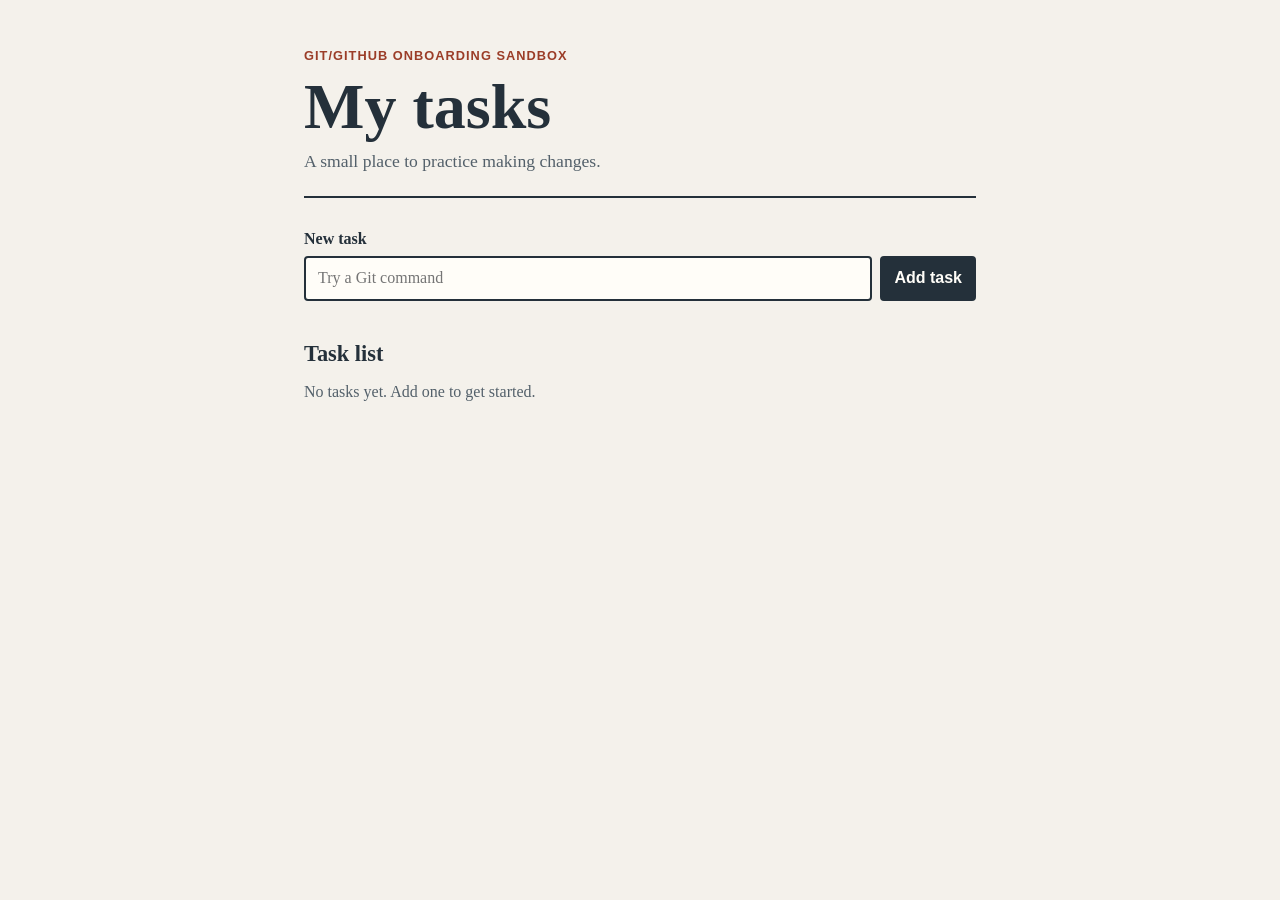
<file: index.html>
<!DOCTYPE html>
<html lang="en">
<head>
  <meta charset="UTF-8">
  <meta name="viewport" content="width=device-width, initial-scale=1.0">
  <title>Git/GitHub Onboarding Sandbox</title>
  <link rel="stylesheet" href="css/style.css">
</head>
<body>
  <main class="app">
    <header class="app-header">
      <p class="eyebrow">Git/GitHub Onboarding Sandbox</p>
      <h1>My tasks</h1>
      <p class="intro">A small place to practice making changes.</p>
    </header>

    <form id="task-form" class="task-form">
      <label for="task-input">New task</label>
      <div class="input-row">
        <input id="task-input" name="task" type="text" placeholder="Try a Git command" autocomplete="off" required>
        <button type="submit">Add task</button>
      </div>
    </form>

    <section aria-labelledby="task-list-heading">
      <h2 id="task-list-heading">Task list</h2>
      <ul id="task-list" class="task-list"></ul>
      <p id="empty-message" class="empty-message">No tasks yet. Add one to get started.</p>
    </section>
  </main>

  <script src="js/storage.js"></script>
  <script src="js/app.js"></script>
</body>
</html>
</file>
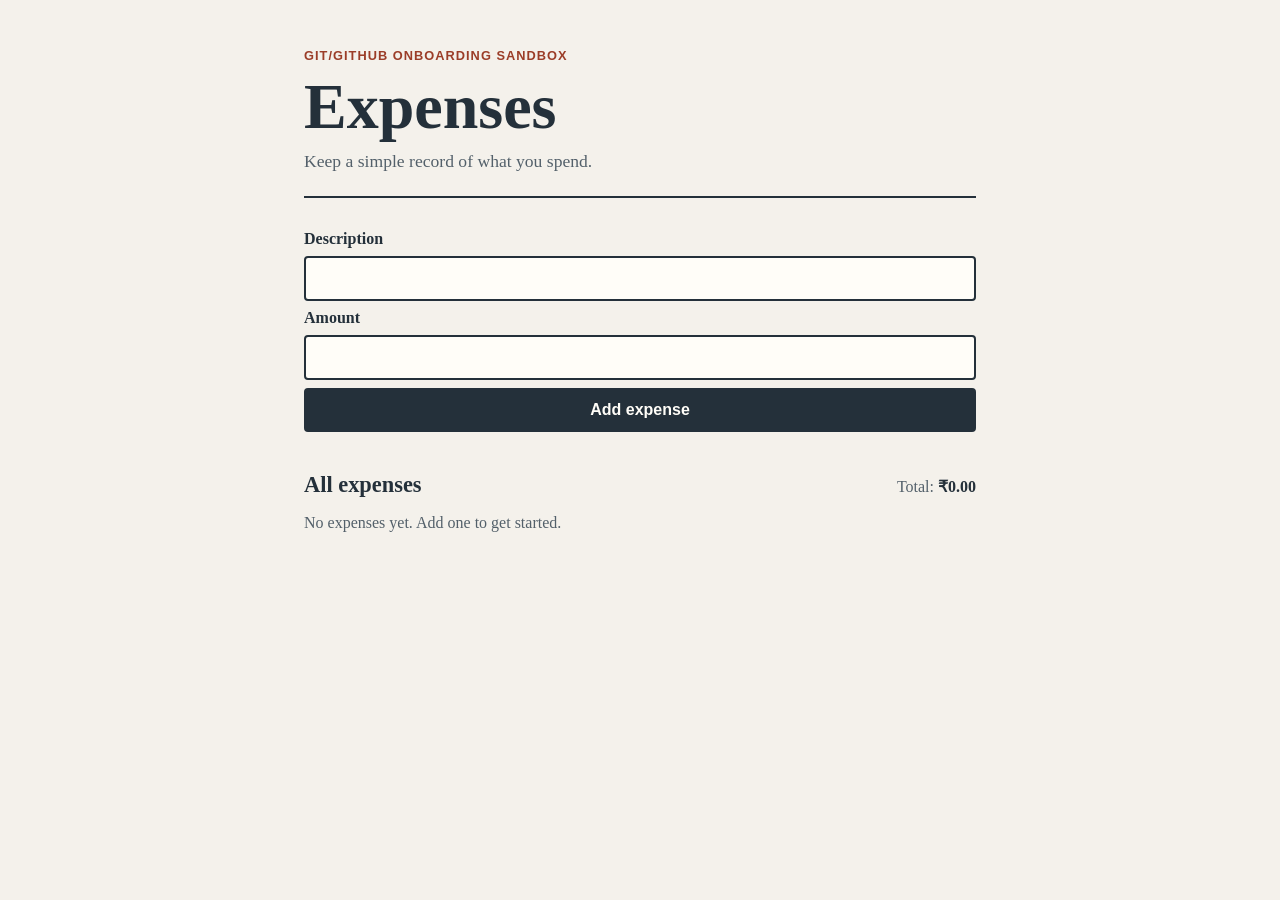
<file: expenses/index.html>
<!DOCTYPE html>
<html lang="en">
<head>
  <meta charset="UTF-8">
  <meta name="viewport" content="width=device-width, initial-scale=1.0">
  <title>Expenses</title>
  <link rel="stylesheet" href="css/style.css">
</head>
<body>
  <main class="app">
    <header class="app-header">
      <p class="eyebrow">Git/GitHub Onboarding Sandbox</p>
      <h1>Expenses</h1>
      <p class="intro">Keep a simple record of what you spend.</p>
    </header>

    <form id="expense-form" class="expense-form">
      <label for="expense-description">Description</label>
      <input id="expense-description" name="description" type="text" required>
      <label for="expense-amount">Amount</label>
      <input id="expense-amount" name="amount" type="number" min="0.01" step="0.01" required>
      <button type="submit">Add expense</button>
    </form>

    <section aria-labelledby="expense-list-heading">
      <div class="summary">
        <h2 id="expense-list-heading">All expenses</h2>
        <p>Total: <strong id="expense-total">₹0.00</strong></p>
      </div>
      <ul id="expense-list" class="expense-list"></ul>
      <p id="empty-message" class="empty-message">No expenses yet. Add one to get started.</p>
    </section>
  </main>

  <script src="js/storage.js"></script>
  <script src="js/app.js"></script>
</body>
</html>
</file>
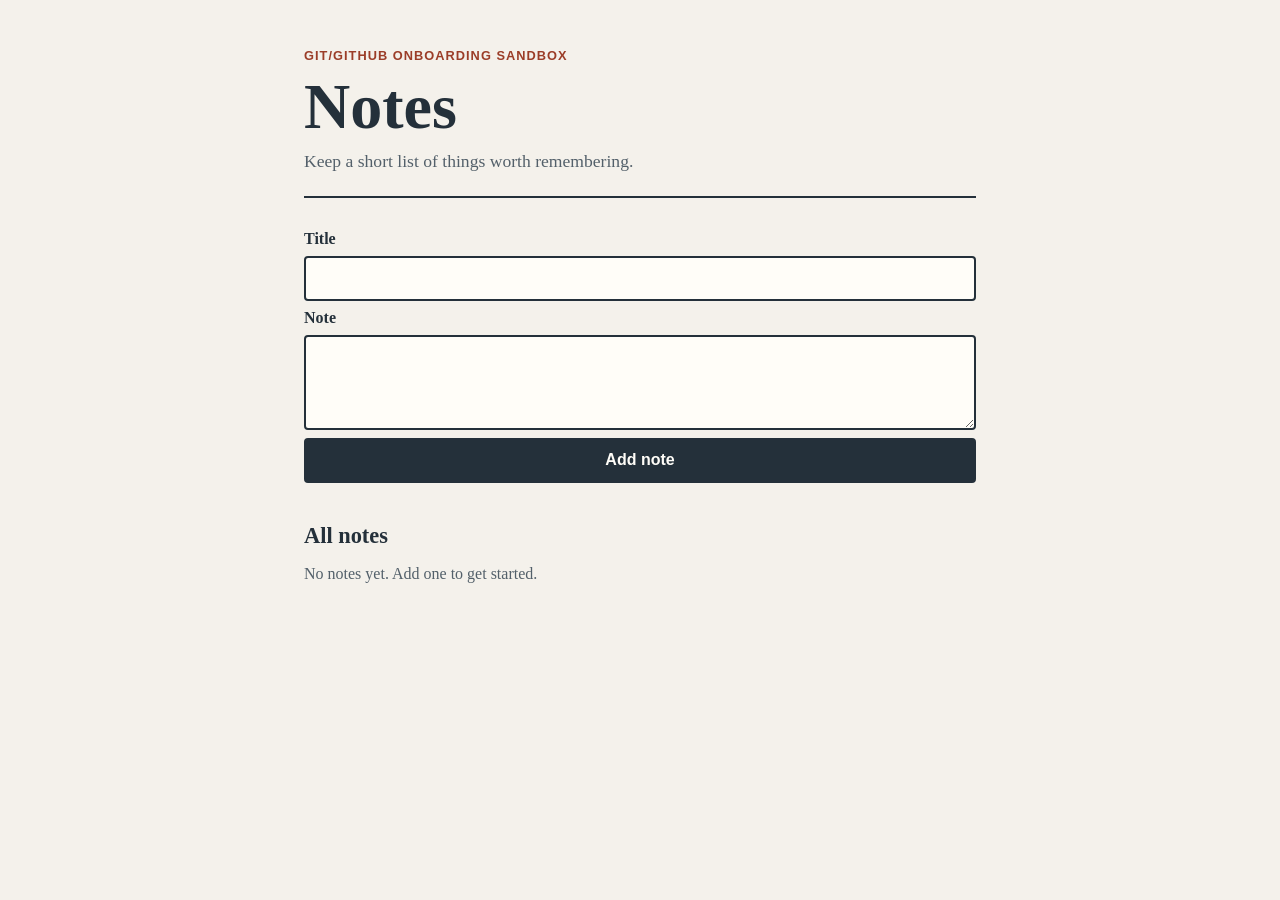
<file: notes/index.html>
<!DOCTYPE html>
<html lang="en">
<head>
  <meta charset="UTF-8">
  <meta name="viewport" content="width=device-width, initial-scale=1.0">
  <title>Notes</title>
  <link rel="stylesheet" href="css/style.css">
</head>
<body>
  <main class="app">
    <header class="app-header">
      <p class="eyebrow">Git/GitHub Onboarding Sandbox</p>
      <h1>Notes</h1>
      <p class="intro">Keep a short list of things worth remembering.</p>
    </header>

    <form id="note-form" class="note-form">
      <label for="note-title">Title</label>
      <input id="note-title" name="title" type="text" required>
      <label for="note-text">Note</label>
      <textarea id="note-text" name="text" rows="4" required></textarea>
      <button type="submit">Add note</button>
    </form>

    <section aria-labelledby="note-list-heading">
      <h2 id="note-list-heading">All notes</h2>
      <ul id="note-list" class="note-list"></ul>
      <p id="empty-message" class="empty-message">No notes yet. Add one to get started.</p>
    </section>
  </main>

  <script src="js/storage.js"></script>
  <script src="js/app.js"></script>
</body>
</html>
</file>
<file: css/style.css>
:root {
  color: #24303a;
  background: #f4f1eb;
  font-family: Georgia, "Times New Roman", serif;
}

* {
  box-sizing: border-box;
}

body {
  margin: 0;
}

.app {
  width: min(100% - 2rem, 42rem);
  margin: 0 auto;
  padding: 3rem 0;
}

.app-header {
  border-bottom: 2px solid #24303a;
  margin-bottom: 2rem;
  padding-bottom: 1.5rem;
}

.eyebrow {
  color: #9b3d28;
  font-family: Arial, sans-serif;
  font-size: 0.8rem;
  font-weight: bold;
  letter-spacing: 0.08em;
  margin: 0 0 0.75rem;
  text-transform: uppercase;
}

h1,
h2,
p {
  margin-top: 0;
}

h1 {
  font-size: clamp(2.5rem, 10vw, 4rem);
  line-height: 1;
  margin-bottom: 0.75rem;
}

h2 {
  font-size: 1.4rem;
  margin-bottom: 1rem;
}

.intro {
  color: #53606a;
  font-size: 1.1rem;
  margin-bottom: 0;
}

.task-form {
  margin-bottom: 2.5rem;
}

.task-form label {
  display: block;
  font-weight: bold;
  margin-bottom: 0.5rem;
}

.input-row {
  display: flex;
  gap: 0.5rem;
}

input,
button {
  border: 2px solid #24303a;
  border-radius: 0.25rem;
  font: inherit;
  min-height: 2.8rem;
  padding: 0.6rem 0.75rem;
}

input {
  background: #fffdf8;
  flex: 1;
  min-width: 0;
}

button {
  background: #24303a;
  color: #fffdf8;
  cursor: pointer;
  font-family: Arial, sans-serif;
  font-weight: bold;
}

button:hover,
button:focus-visible {
  background: #9b3d28;
}

input:focus-visible,
button:focus-visible,
.task-text:focus-visible {
  outline: 3px solid #d89a35;
  outline-offset: 2px;
}

.task-list {
  list-style: none;
  margin: 0;
  padding: 0;
}

.task-item {
  align-items: center;
  background: #fffdf8;
  border-left: 5px solid #d89a35;
  display: flex;
  gap: 0.75rem;
  justify-content: space-between;
  margin-bottom: 0.75rem;
  padding: 0.85rem 1rem;
}

.task-text {
  background: transparent;
  border: 0;
  color: #24303a;
  cursor: pointer;
  flex: 1;
  line-height: 1.4;
  min-height: 0;
  padding: 0;
  text-align: left;
}

.task-text.completed {
  color: #68737a;
  text-decoration: line-through;
}

.task-text:hover,
.task-text:focus-visible {
  color: #fffdf8;
}

.delete-button {
  background: transparent;
  border-color: #9b3d28;
  color: #9b3d28;
  font-size: 0.9rem;
  padding: 0.35rem 0.5rem;
}

.delete-button:hover,
.delete-button:focus-visible {
  color: #fffdf8;
}

.empty-message {
  color: #53606a;
}

@media (max-width: 30rem) {
  .app {
    padding-top: 2rem;
  }

  .input-row {
    align-items: stretch;
    flex-direction: column;
  }
}
</file>
<file: expenses/css/style.css>
:root {
  color: #24303a;
  background: #f4f1eb;
  font-family: Georgia, "Times New Roman", serif;
}

* {
  box-sizing: border-box;
}

body {
  margin: 0;
}

.app {
  width: min(100% - 2rem, 42rem);
  margin: 0 auto;
  padding: 3rem 0;
}

.app-header {
  border-bottom: 2px solid #24303a;
  margin-bottom: 2rem;
  padding-bottom: 1.5rem;
}

.eyebrow {
  color: #9b3d28;
  font-family: Arial, sans-serif;
  font-size: 0.8rem;
  font-weight: bold;
  letter-spacing: 0.08em;
  margin: 0 0 0.75rem;
  text-transform: uppercase;
}

h1,
h2,
p {
  margin-top: 0;
}

h1 {
  font-size: clamp(2.5rem, 10vw, 4rem);
  line-height: 1;
  margin-bottom: 0.75rem;
}

h2 {
  font-size: 1.4rem;
  margin-bottom: 0;
}

.intro {
  color: #53606a;
  font-size: 1.1rem;
  margin-bottom: 0;
}

.expense-form {
  display: grid;
  gap: 0.5rem;
  margin-bottom: 2.5rem;
}

.expense-form label {
  font-weight: bold;
}

input,
button {
  border: 2px solid #24303a;
  border-radius: 0.25rem;
  font: inherit;
  min-height: 2.8rem;
  padding: 0.6rem 0.75rem;
}

input {
  background: #fffdf8;
  color: #24303a;
  width: 100%;
}

button {
  background: #24303a;
  color: #fffdf8;
  cursor: pointer;
  font-family: Arial, sans-serif;
  font-weight: bold;
}

button:hover,
button:focus-visible {
  background: #9b3d28;
  color: #fffdf8;
}

input:focus-visible,
button:focus-visible {
  outline: 3px solid #d89a35;
  outline-offset: 2px;
}

.summary {
  align-items: baseline;
  display: flex;
  justify-content: space-between;
  margin-bottom: 1rem;
}

.summary p {
  color: #53606a;
  margin-bottom: 0;
}

.summary strong {
  color: #24303a;
}

.expense-list {
  list-style: none;
  margin: 0;
  padding: 0;
}

.expense-item {
  align-items: center;
  background: #fffdf8;
  border-left: 5px solid #d89a35;
  display: flex;
  gap: 0.75rem;
  justify-content: space-between;
  margin-bottom: 0.75rem;
  padding: 0.85rem 1rem;
}

.expense-description {
  color: #24303a;
  flex: 1;
  line-height: 1.4;
}

.expense-amount {
  color: #24303a;
  font-weight: bold;
}

.delete-button {
  background: transparent;
  border-color: #9b3d28;
  color: #9b3d28;
  font-size: 0.9rem;
  min-height: 0;
  padding: 0.35rem 0.5rem;
}

.delete-button:hover,
.delete-button:focus-visible {
  background: #9b3d28;
  color: #fffdf8;
}

.empty-message {
  color: #53606a;
}

@media (max-width: 30rem) {
  .app {
    padding-top: 2rem;
  }

  .summary {
    align-items: stretch;
    flex-direction: column;
    gap: 0.5rem;
  }
}
</file>
<file: notes/css/style.css>
:root {
  color: #24303a;
  background: #f4f1eb;
  font-family: Georgia, "Times New Roman", serif;
}

* {
  box-sizing: border-box;
}

body {
  margin: 0;
}

.app {
  width: min(100% - 2rem, 42rem);
  margin: 0 auto;
  padding: 3rem 0;
}

.app-header {
  border-bottom: 2px solid #24303a;
  margin-bottom: 2rem;
  padding-bottom: 1.5rem;
}

.eyebrow {
  color: #9b3d28;
  font-family: Arial, sans-serif;
  font-size: 0.8rem;
  font-weight: bold;
  letter-spacing: 0.08em;
  margin: 0 0 0.75rem;
  text-transform: uppercase;
}

h1,
h2,
p {
  margin-top: 0;
}

h1 {
  font-size: clamp(2.5rem, 10vw, 4rem);
  line-height: 1;
  margin-bottom: 0.75rem;
}

h2 {
  font-size: 1.4rem;
  margin-bottom: 1rem;
}

.intro {
  color: #53606a;
  font-size: 1.1rem;
  margin-bottom: 0;
}

.note-form {
  display: grid;
  gap: 0.5rem;
  margin-bottom: 2.5rem;
}

.note-form label {
  font-weight: bold;
}

input,
textarea,
button {
  border: 2px solid #24303a;
  border-radius: 0.25rem;
  font: inherit;
  min-height: 2.8rem;
  padding: 0.6rem 0.75rem;
}

input,
textarea {
  background: #fffdf8;
  color: #24303a;
  width: 100%;
}

textarea {
  resize: vertical;
}

button {
  background: #24303a;
  color: #fffdf8;
  cursor: pointer;
  font-family: Arial, sans-serif;
  font-weight: bold;
}

button:hover,
button:focus-visible {
  background: #9b3d28;
  color: #fffdf8;
}

input:focus-visible,
textarea:focus-visible,
button:focus-visible {
  outline: 3px solid #d89a35;
  outline-offset: 2px;
}

.note-list {
  list-style: none;
  margin: 0;
  padding: 0;
}

.note-item {
  background: #fffdf8;
  border-left: 5px solid #d89a35;
  margin-bottom: 0.75rem;
  padding: 1rem;
}

.note-header {
  align-items: start;
  display: flex;
  gap: 0.75rem;
  justify-content: space-between;
}

.note-title {
  color: #24303a;
  font-size: 1.2rem;
  margin: 0;
}

.note-content {
  color: #53606a;
  line-height: 1.5;
  white-space: pre-wrap;
}

.delete-button {
  background: transparent;
  border-color: #9b3d28;
  color: #9b3d28;
  font-size: 0.9rem;
  min-height: 0;
  padding: 0.35rem 0.5rem;
}

.delete-button:hover,
.delete-button:focus-visible {
  background: #9b3d28;
  color: #fffdf8;
}

.empty-message {
  color: #53606a;
}

@media (max-width: 30rem) {
  .app {
    padding-top: 2rem;
  }

  .note-header {
    align-items: stretch;
    flex-direction: column;
  }
}
</file>
